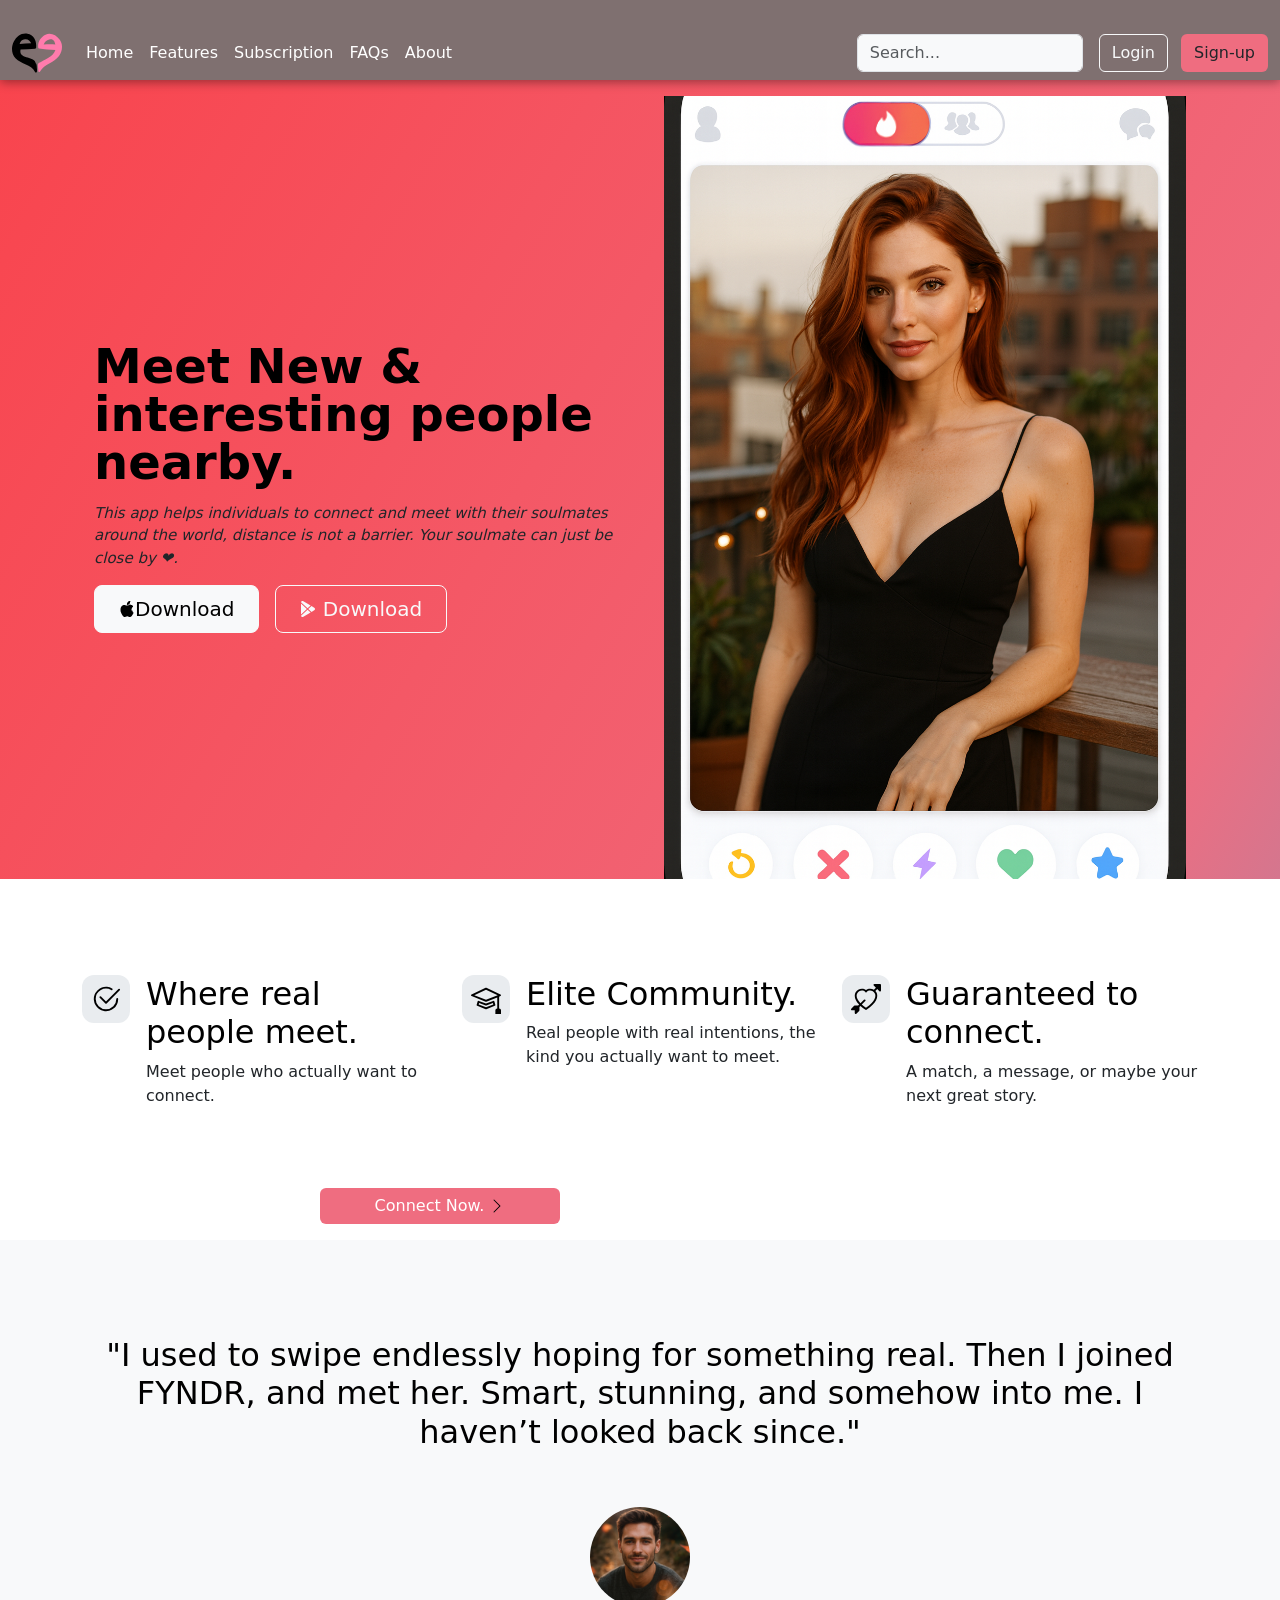
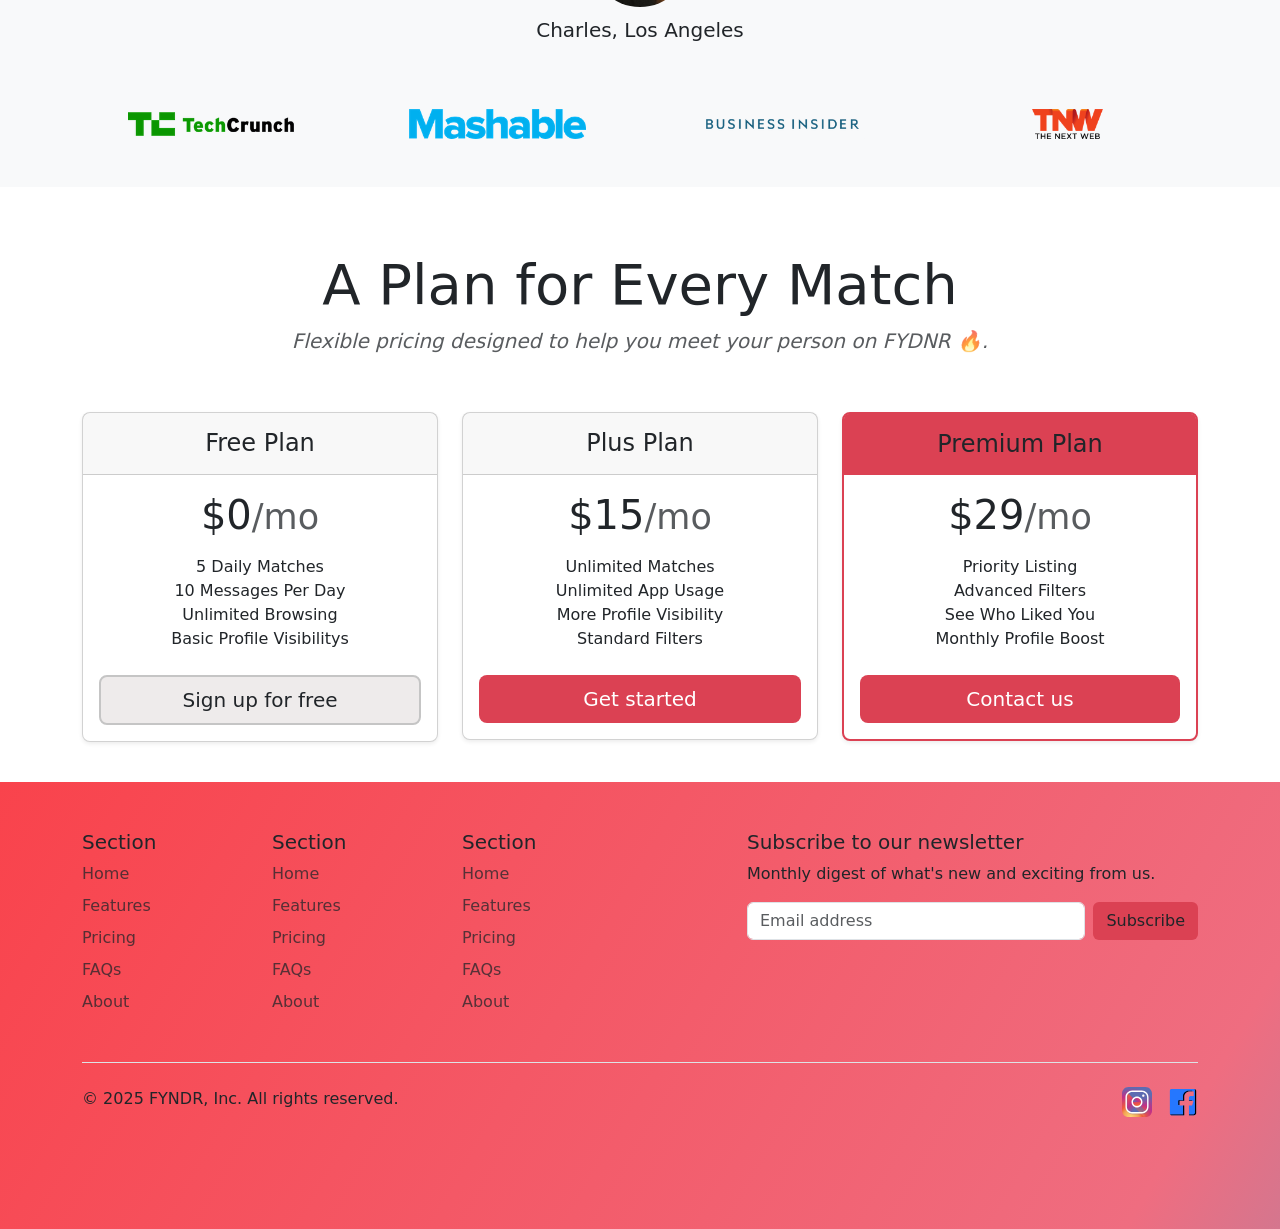
<file: index.html>
<!DOCTYPE html>
<html lang="en">

<head>
  <meta charset="UTF-8">
  <meta name="viewport" content="width=device-width, initial-scale=1.0">
  <link href="https://cdn.jsdelivr.net/npm/bootstrap@5.3.0-alpha2/dist/css/bootstrap.min.css" rel="stylesheet"
  integrity="sha384-aFq/bzH65dt+w6FI2ooMVUpc+21e0SRygnTpmBvdBgSdnuTN7QbdgL+OapgHtvPp" crossorigin="anonymous">
  <link rel="stylesheet" href="./css/style.css">

  <title>FYDNR</title>
</head>

<body>
  <!-- Header -->
<section id="Header" class="heading">
  <nav class="navbar navbar-expand-lg navbar-dark">
    <div class="container-fluid"> 
      <!-- Logo Img -->
      <a href="/" class="navbar-brand">
        <img src="./images/meetic-svgrepo-com.svg" height="50" alt="">
      </a>
      <!-- Hamburger Icon -->
      <button class="navbar-toggler" type="button" data-bs-toggle="collapse" data-bs-target="#navbarSupportedContent" aria-controls="navbarSupportedContent" aria-expanded="false" aria-label="Toggle navigation" > 
        <span class="navbar-toggler-icon"></span> 
      </button>

      <!-- Collapsible content --> 
      <div class="collapse navbar-collapse" id="navbarSupportedContent" style="background-color: rgb(127, 112, 112);">
        <!-- Nav Links -->
        <ul class="navbar-nav me-auto mb-2 mb-lg-0"> 
          <li class="nav-item"><a href="#title" class="nav-link active text-white" aria-controls="page">Home</a></li> 
          <li class="nav-item"><a href="#features" class="nav-link text-white">Features</a></li> 
          <li class="nav-item"><a href="#subscription" class="nav-link text-white">Subscription</a></li> 
          <li class="nav-item"><a href="#faqs" class="nav-link text-white">FAQs</a></li> 
          <li class="nav-item"><a href="about.html" class="nav-link text-white">About</a></li> 
        </ul>

        <!-- Search --> 
        <form class="d-flex me-3"> 
          <input type="search" class="form-control text-bg-light" placeholder="Search..." aria-label="Search"> 
        </form>

        <!-- Buttons --> 
        <div class="text-end"> 
          <button type="button" class="btn btn-outline-light me-2">Login</button> 
          <a href="signup.html" class="btn btn" style="background-color: #ef6d80;">Sign-up</a>
        </div>
      </div>
    </div>
  </nav> 
  
    
</section>

  <!-- Title -->
  <section id="title" class="gradient-background">
    
    <div class="container col-xxl-8 px-4 pt-5"> 
      <div class="row flex-lg-row-reverse align-items-center g-5 pt-5"> 
        <div class="col-10 col-sm-8 col-lg-6"> 
          <img src="./images/Bing_img.png" class="d-block mx-lg-auto img-fluid" alt="Lady in Black" height="200" loading="lazy"> 
        </div> 
        <div class="col-lg-6"> 
          <h1 class="display-5 fw-bold text-body-emphasis lh-1 mb-3">Meet New & interesting people nearby.</h1> 
          <p class="lead" style="font-weight: 400; font-size: 15px; font-style: italic;" > 
            This app helps individuals to connect and meet with their soulmates around the world, distance is not a barrier. Your soulmate can just be close by ❤️.
          </p>  
          <div class="d-grid gap-2 d-md-flex justify-content-md-start"> 
            <button type="button" class="btn btn-light btn-lg px-4 me-md-2">
              <svg xmlns="http://www.w3.org/2000/svg" width="16" height="16" fill="currentColor"
                class="bi bi-apple mb-1" viewBox="0 0 16 16">
                  <path
                      d="M11.182.008C11.148-.03 9.923.023 8.857 1.18c-1.066 1.156-.902 2.482-.878 2.516.024.034 1.52.087 2.475-1.258.955-1.345.762-2.391.728-2.43Zm3.314 
                      11.733c-.048-.096-2.325-1.234-2.113-3.422.212-2.189 1.675-2.789 1.698-2.854.023-.065-.597-.79-1.254-1.157a3.692 3.692 0 0 0-1.563-.434c-.108-.003-.483-.095-1.254.116-.508.139-1.
                      653.589-1.968.607-.316.018-1.256-.522-2.267-.665-.647-.125-1.333.131-1.824.328-.49.196-1.422.754-2.074 2.237-.652 1.482-.311 3.83-.067 4.56.244.729.625 1.924 1.273 
                      2.796.576.984 1.34 1.667 1.659 1.899.319.232 1.219.386 1.843.067.502-.308 1.408-.485 1.766-.472.357.013 1.061.154 1.782.539.571.197 1.111.115 1.652-.105.541-.221 
                      1.324-1.059 2.238-2.758.347-.79.505-1.217.473-1.282Z" />
                  <path
                      d="M11.182.008C11.148-.03 9.923.023 8.857 1.18c-1.066 1.156-.902 2.482-.878 2.516.024.034 1.52.087 2.475-1.258.955-1.345.762-2.391.728-2.43Zm3.314 
                      11.733c-.048-.096-2.325-1.234-2.113-3.422.212-2.189 1.675-2.789 1.698-2.854.023-.065-.597-.79-1.254-1.157a3.692 3.692 0 0 0-1.563-.434c-.108-.003-.483-.095-1.254.116-.508.139-1.653.589-1.968.607-.316.018-1.256-.522-2.267-.665-.647-.125-1.333.131-1.824.328-.49.196-1.422.754-2.074 
                      2.237-.652 1.482-.311 3.83-.067 4.56.244.729.625 1.924 1.273 2.796.576.984 1.34 1.667 1.659 1.899.319.232 1.219.386 1.843.067.502-.308 1.408-.485 1.766-.472.357.013 1.061.154 1.782.539.571.197 1.111.115 1.652-.105.541-.221 1.324-1.059 2.238-2.758.347-.79.505-1.217.473-1.282Z" />
              </svg>Download
            </button> 
            <button type="button" class="btn btn-outline-light btn-lg px-4">
              <svg xmlns="http://www.w3.org/2000/svg" width="16" height="16" fill="currentColor"
                class="bi bi-google-play mb-1" viewBox="0 0 16 16">
                <path
                  d="M14.222 9.374c1.037-.61 1.037-2.137 0-2.748L11.528 5.04 8.32 8l3.207 2.96 2.694-1.586Zm-3.595 2.116L7.583 8.68 1.03 14.73c.201 1.029 1.36 1.61 2.303 1.055l7.294-4.295ZM1 13.396V2.603L6.846 8 1 13.396ZM1.03 1.27l6.553 6.05 3.044-2.81L3.333.215C2.39-.341 1.231.24 1.03 1.27Z" />
              </svg>
              Download</button> 
          </div> 
        </div> 
      </div> 
    </div>
  </section>

  <!-- Features -->
  <section id="features" >
    <div class="container mt-5 gap-7">
      <div class="row g-4 py-5 row-cols-1 row-cols-lg-3"> 
        <div class="col d-flex align-items-start"> 
          <div class="icon-square text-body-emphasis bg-body-secondary d-inline-flex align-items-center justify-content-center fs-4 flex-shrink-0 me-3"> 
            <svg xmlns="http://www.w3.org/2000/svg" height="30" fill="currentColor" class="bi bi-check2-circle"
                viewBox="0 0 16 16">
                <path
                d="M2.5 8a5.5 5.5 0 0 1 8.25-4.764.5.5 0 0 0 .5-.866A6.5 6.5 0 1 0 14.5 8a.5.5 0 0 0-1 0 5.5 5.5 0 1 1-11 0z" />
                <path
                d="M15.354 3.354a.5.5 0 0 0-.708-.708L8 9.293 5.354 6.646a.5.5 0 1 0-.708.708l3 3a.5.5 0 0 0 .708 0l7-7z" />
            </svg> 
          </div> 
          <div> 
            <h3 class="fs-2 text-body-emphasis">Where real people meet.</h3> 
            <p>
              Meet people who actually want to connect.
            </p> 
          <!-- <a href="#" class="btn btn-primary">
            Primary button
          </a>  -->
          </div> 
        </div> 
        <div class="col d-flex align-items-start"> 
          <div class="icon-square text-body-emphasis bg-body-secondary d-inline-flex align-items-center justify-content-center fs-4 flex-shrink-0 me-3"> 
            <svg xmlns="http://www.w3.org/2000/svg" height="30" fill="currentColor" class="bi bi-mortarboard" viewBox="0 0 16 16">
              <path d="M8.211 2.047a.5.5 0 0 0-.422 0l-7.5 3.5a.5.5 0 0 0 .025.917l7.5 3a.5.5 0 0 0 .372 0L14 7.14V13a1 1 0 0 0-1 1v2h3v-2a1 1 0 0 0-1-1V6.739l.686-.275a.5.5 0 0 0 .025-.917l-7.5-3.5ZM8 8.46 1.758 5.965 8 3.052l6.242 2.913L8 8.46Z"/>
              <path d="M4.176 9.032a.5.5 0 0 0-.656.327l-.5 1.7a.5.5 0 0 0 .294.605l4.5 1.8a.5.5 0 0 0 .372 0l4.5-1.8a.5.5 0 0 0 .294-.605l-.5-1.7a.5.5 0 0 0-.656-.327L8 10.466 4.176 9.032Zm-.068 1.873.22-.748 3.496 1.311a.5.5 0 0 0 .352 0l3.496-1.311.22.748L8 12.46l-3.892-1.556Z"/>
            </svg>
          </div> 
          <div> 
            <h3 class="fs-2 text-body-emphasis">Elite Community.</h3> 
            <p>
              Real people with real intentions, the kind you actually want to meet.
            </p> 
          <!-- <a href="#" class="btn btn-primary">
            Primary button
          </a>  -->
          </div> 
        </div> 
        <div class="col d-flex align-items-start"> 
          <div class="icon-square text-body-emphasis bg-body-secondary d-inline-flex align-items-center justify-content-center fs-4 flex-shrink-0 me-3"> 
            <svg xmlns="http://www.w3.org/2000/svg" height="30" fill="currentColor" class="bi bi-arrow-through-heart"
              viewBox="0 0 16 16">
              <path fill-rule="evenodd"
                d="M2.854 15.854A.5.5 0 0 1 2 15.5V14H.5a.5.5 0 0 1-.354-.854l1.5-1.5A.5.5 0 0 1 2 11.5h1.793l.53-.53c-.771-.802-1.328-1.58-1.704-2.32-.798-1.575-.775-2.996-.213-4.092C3.426 2.565 6.18 1.809 8 3.233c1.25-.98 2.944-.928 4.212-.152L13.292 2 12.147.854A.5.5 0 0 1 12.5 0h3a.5.5 0 0 1 .5.5v3a.5.5 0 0 1-.854.354L14 2.707l-1.006 1.006c.236.248.44.531.6.845.562 1.096.585 2.517-.213 4.092-.793 1.563-2.395 3.288-5.105 5.08L8 13.912l-.276-.182a21.86 21.86 0 0 1-2.685-2.062l-.539.54V14a.5.5 0 0 1-.146.354l-1.5 1.5Zm2.893-4.894A20.419 20.419 0 0 0 8 12.71c2.456-1.666 3.827-3.207 4.489-4.512.679-1.34.607-2.42.215-3.185-.817-1.595-3.087-2.054-4.346-.761L8 4.62l-.358-.368c-1.259-1.293-3.53-.834-4.346.761-.392.766-.464 1.845.215 3.185.323.636.815 1.33 1.519 2.065l1.866-1.867a.5.5 0 1 1 .708.708L5.747 10.96Z" />
            </svg>
          </div> 
        <div> 
          <h3 class="fs-2 text-body-emphasis">Guaranteed to connect.</h3> 
          <p>
            A match, a message, or maybe your next great story.
          </p> 
          <!-- <a href="#" class="btn btn-primary">
            Primary button
          </a>  -->
        </div> 
      </div> 
    </div>
    
  </section>

  <!-- Connect Now -->
  <div class="col-6 mx-auto d-grid m-3"> 
    <a href="signup.html" class="btn btn-dark" style="width: 15rem; background: #ef6d80; border: none;">Connect Now.
      <img src="./images/chevron-right.svg" alt="chevron-right">
    </a> 
  </div>
  <!-- Testimonial -->
  <section id="testimonial">
    <div class="p-5 text-center bg-body-tertiary">
        <div class="container py-5">
          <h2 class="text-body-emphasis">"I used to swipe endlessly hoping for something real. Then I joined FYNDR, 
            and met her. Smart, stunning, and somehow into me. I haven’t looked back since."
          </h2>
          <img class="profile-img mt-5" src="./images/male2_profile.png" alt="dog image">
          <p class="col-lg-8 mx-auto lead mt-2">
            Charles, Los Angeles
          </p>
        </div>

        <div class="container">
          <div class="row">
            <div class="col-lg-3 col-sm-12">
              <img src="./images/techcrunch.png" alt="techcrunch" height="30">
            </div>
            <div class="col-lg-3 col-sm-12">
              <img src="./images/mashable.png" alt="mashable" height="30">
            </div>
            <div class="col-lg-3 col-sm-12">
              <img src="./images/bizinsider.png" alt="bizinsider" height="30">
            </div>
            <div class="col-lg-3 col-sm-12">
              <img src="./images/tnw.png" alt="tnw" height="30">
            </div>
          </div>
        </div>
      </div>

  </section>
  <!-- Pricing -->
  <section id="subscription">
    <div class="container">
      <div class="subscription-header p-3 pb-md-4 mx-auto mt-5 mb-3 text-center">
        <h2 class="display-4 fw-normal">A Plan for Every Match</h2>
        <p class="fs-5 text-body-secondary" style="font-style: italic; font-size: 20px; font-weight: 300;">Flexible pricing designed to help you meet your person on FYDNR 🔥.</p>
      </div>
      <div class="row row-cols-1 row-cols-md-3 mb-3 text-center"> 
        <div class="col"> 
          <div class="card mb-4 rounded-3 shadow-sm"> 
            <div class="card-header py-3"> 
              <h4 class="my-0 fw-normal">Free Plan</h4> 
            </div> 
            <div class="card-body"> 
              <h1 class="card-title pricing-card-title">$0<small class="text-body-secondary fw-light">/mo</small></h1> 
              <ul class="list-unstyled mt-3 mb-4"> 
                <li>5 Daily Matches</li> 
                <li>10 Messages Per Day</li> 
                <li>Unlimited Browsing</li> 
                <li>Basic Profile Visibilitys</li> 
              </ul> 
              <a href="signup.html" class="w-100 btn btn-lg custom-outline">Sign up for free</a> 
            </div> 
          </div>
        </div> 
        <div class="col"> 
          <div class="card mb-4 rounded-3 shadow-sm"> 
            <div class="card-header py-3"> 
              <h4 class="my-0 fw-normal">Plus Plan</h4> 
            </div> 
            <div class="card-body"> 
              <h1 class="card-title pricing-card-title">$15<small class="text-body-secondary fw-light">/mo</small></h1> 
              <ul class="list-unstyled mt-3 mb-4"> 
                <li>Unlimited Matches</li> 
                <li>Unlimited App Usage</li> 
                <li>More Profile Visibility</li> 
                <li>Standard Filters</li> 
              </ul> 
              <a href="getStarted" class="w-100 btn btn-lg btn" style="background-color: rgb(219, 65, 83); color: white;">Get started</a> 
            </div> 
          </div> 
        </div>
        <div class="col"> 
          <div class="card mb-4 rounded-3 shadow-sm" style="border: 2px solid rgb(219, 65, 83);">
            <div class="card-header py-3 text-bg" style="background-color: rgb(219, 65, 83); border: rgb(219, 65, 83);"> 
              <h4 class="my-0 fw-normal">Premium Plan</h4> 
            </div> 
            <div class="card-body"> 
              <h1 class="card-title pricing-card-title">$29<small class="text-body-secondary fw-light">/mo</small></h1> 
              <ul class="list-unstyled mt-3 mb-4"> 
                <li>Priority Listing</li> 
                <li>Advanced Filters</li> 
                <li>See Who Liked You</li> 
                <li>Monthly Profile Boost</li> 
              </ul> 
              <a href="#footer" class="w-100 btn btn-lg btn" style="background-color: rgb(219, 65, 83); color: white;">Contact us</a> 
            </div> 
          </div> 
        </div>
      </div>
    </div>
  </section>
  <!-- Footer -->
  <section id="footer" class="gradient-background">
    <div class="container"> 
      <footer class="py-5 mt-2"> 
        <div class="row"> 
          <div class="col-6 col-md-2 mb-3"> 
            <h5>Section</h5> 
            <ul class="nav flex-column"> 
              <li class="nav-item mb-2">
                <a href="#" class="nav-link p-0 text-body-secondary">Home</a>
              </li> 
              <li class="nav-item mb-2">
                <a href="#" class="nav-link p-0 text-body-secondary">Features</a>
              </li> 
              <li class="nav-item mb-2">
                <a href="#" class="nav-link p-0 text-body-secondary">Pricing</a>
              </li> 
              <li class="nav-item mb-2">
                <a href="#" class="nav-link p-0 text-body-secondary">FAQs</a>
              </li> 
              <li class="nav-item mb-2">
                <a href="#" class="nav-link p-0 text-body-secondary">About</a>
              </li> 
            </ul> 
          </div> 
          <div class="col-6 col-md-2 mb-3"> 
            <h5>Section</h5> 
            <ul class="nav flex-column"> 
              <li class="nav-item mb-2">
                <a href="#" class="nav-link p-0 text-body-secondary">Home</a>
              </li> 
              <li class="nav-item mb-2">
                <a href="#" class="nav-link p-0 text-body-secondary">Features</a>
              </li> 
              <li class="nav-item mb-2">
                <a href="#" class="nav-link p-0 text-body-secondary">Pricing</a>
              </li> 
              <li class="nav-item mb-2">
                <a href="#" class="nav-link p-0 text-body-secondary">FAQs</a>
              </li> 
              <li class="nav-item mb-2">
                <a href="#" class="nav-link p-0 text-body-secondary">About</a>
              </li> 
            </ul> 
          </div> 
          <div class="col-6 col-md-2 mb-3"> 
            <h5>Section</h5> 
            <ul class="nav flex-column"> 
              <li class="nav-item mb-2">
                <a href="#" class="nav-link p-0 text-body-secondary">Home</a>
              </li> 
              <li class="nav-item mb-2">
                <a href="#" class="nav-link p-0 text-body-secondary">Features</a>
              </li> 
              <li class="nav-item mb-2">
                <a href="#" class="nav-link p-0 text-body-secondary">Pricing</a>
              </li> 
              <li class="nav-item mb-2">
                <a href="#" class="nav-link p-0 text-body-secondary">FAQs</a>
              </li> 
              <li class="nav-item mb-2">
                <a href="#" class="nav-link p-0 text-body-secondary">About</a>
              </li> 
            </ul> 
          </div> 
          <div class="col-md-5 offset-md-1 mb-3"> 
            <form> 
              <h5>Subscribe to our newsletter</h5> 
              <p>Monthly digest of what's new and exciting from us.</p> 
              <div class="d-flex flex-column flex-sm-row w-100 gap-2"> 
                <label for="newsletter1" class="visually-hidden">Email address</label> 
                <input id="newsletter1" type="email" class="form-control" placeholder="Email address"> 
                <button class="btn btn" type="button" style="background-color: rgb(219, 65, 83)">Subscribe</button> 
              </div> 
            </form> 
          </div> 
        </div> 
        <div class="d-flex flex-column flex-sm-row justify-content-between py-4 my-4 border-top"> 
          <p>© 2025 FYNDR, Inc. All rights reserved.</p> 
          <ul class="list-unstyled d-flex"> 
            <li class="ms-3">
              <a class="link-body-emphasis" href="#" aria-label="Instagram">
                <img src="./images/instagram.svg" alt="instagram" height="30">
              </a>
            </li> 
            <li class="ms-3">
              <a class="link-body-emphasis" href="#" aria-label="Facebook">
                <img src="./images/facebook.svg" alt="facebook" height="30">
              </a>
            </li>
          </ul> 
        </div> 
      </footer> 
    </div>
  </section>

<script src="https://cdn.jsdelivr.net/npm/bootstrap@5.3.8/dist/js/bootstrap.bundle.min.js" 
  integrity="sha384-FKyoEForCGlyvwx9Hj09JcYn3nv7wiPVlz7YYwJrWVcXK/BmnVDxM+D2scQbITxI" crossorigin="anonymous">
</script>

</body>

</html>
</file>
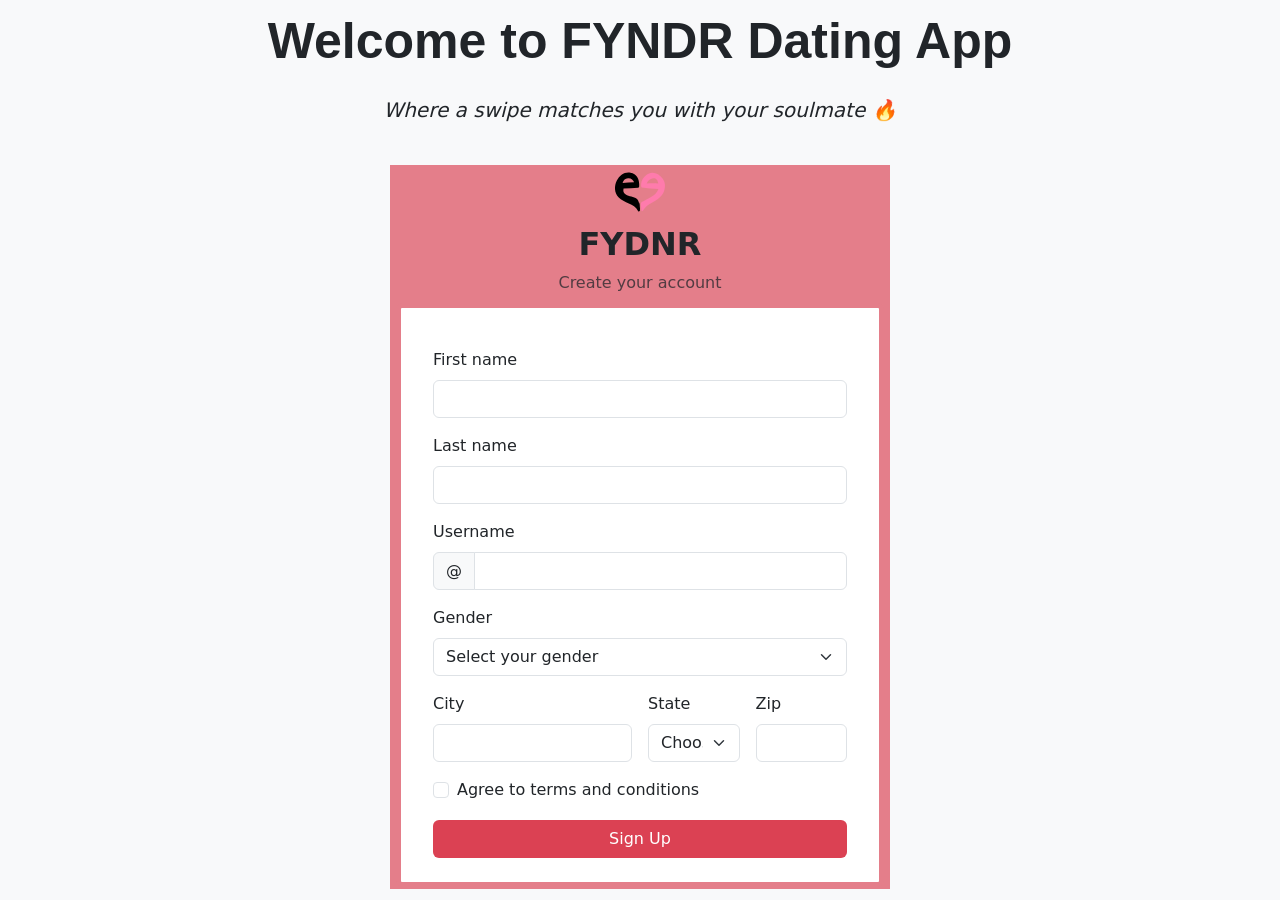
<file: signup.html>
<!DOCTYPE html>
<html lang="en">
<head>
    <meta charset="UTF-8">
    <meta name="viewport" content="width=device-width, initial-scale=1.0">
    <title>FYDNR - Sign-up Page</title>
    
    <link href="https://cdn.jsdelivr.net/npm/bootstrap@5.3.2/dist/css/bootstrap.min.css" rel="stylesheet"> 

</head>
<body class="bg-light d-flex flex-column justify-content-center align-items-center" style="height: 100vh;">
    <div class="text-center mb-4 ">
        <h1 style="font-size: 50px; font-weight: bold; font-family:'Trebuchet MS', 'Lucida Sans Unicode', 'Lucida Grande', 'Lucida Sans', Arial, sans-serif;">Welcome to FYNDR Dating App</h1>
        <p style="margin-top: 1.5rem; margin-bottom: 1rem; font-size: 20px; font-weight: 400; font-style: italic;">
            Where a swipe matches you with your soulmate 🔥
        </p>
    </div>
    
    <div class="container" style="max-width: 500px; background-color: rgb(228, 126, 138);  border: 2px solid rgb(228, 126, 138);">

        <!-- Logo and App Name -->
        <div class="text-center mb-4">
            <img src="./images/meetic-svgrepo-com.svg" alt="FYDNR Logo" height="50" width="70">
            <h2 class="mt-2 fw-bold">FYDNR</h2>
            <p class="text-muted">Create your account</p>
        </div>

        <!-- Sign Up Form -->

        <form class="row g-3 bg-white p-4 rounded" style="border: 5px solid rgb(228, 126, 138);">
            <div class="col-12">
                <label for="validationDefault01" class="form-label">First name</label>
                <input type="text" class="form-control" id="validationDefault01"  required>
            </div>
            <div class="col-12">
                <label for="validationDefault02" class="form-label">Last name</label>
                <input type="text" class="form-control" id="validationDefault02"  required>
            </div>
            <div class="col-12">
                <label for="validationDefaultUsername" class="form-label">Username</label>
                <div class="input-group">
                    <span class="input-group-text" id="inputGroupPrepend2">@</span>
                    <input type="text" class="form-control" id="validationDefaultUsername" aria-describedby="inputGroupPrepend2" required>
                </div>
            </div>

            <!-- Gender radio buttons -->
            <div class="col-12">
                <label class="form-label" for="genderSelect">Gender</label>
                <select class="form-select" id="genderSelect" name="gender" required>
                    <option value="" selected disabled>Select your gender</option>
                    <option value="Male">Male</option>
                    <option value="Female">Female</option>
                    <option value="Trans">Trans</option>
                    <option value="Non-Binary">Non-Binary</option>
                    <option value="Others">Others</option>
                </select>
            </div>

            <div class="col-md-6">
                <label for="validationDefault03" class="form-label">City</label>
                <input type="text" class="form-control" id="validationDefault03" required>
            </div>

            <div class="col-md-3">
                <label for="validationDefault04" class="form-label">State</label>
                <select class="form-select" id="validationDefault04" required>
                    <option selected disabled value="">Choose...</option>
                    <option>California</option>
                    <option>Texas</option>
                    <option>New Jersey</option>
                    <option>Florida</option>
                    <option>Virginia</option>
                    <option>Ohio</option>
                    <option>Georgia</option>
                    <option>Colorado</option>
                    <option>Washington</option>
                    <option>Maryland</option>
                    <option>Missouri</option>
                    <option>Kentucky</option>
                    <option>New Hampshire</option>
                    <option>Arkansas</option>
                    <option>South Carolina</option>
                    <option>Rhode Island</option>
                    <option>Iowa</option>
                </select>

            </div>
            <div class="col-md-3">
                <label for="zipcode" class="form-label">Zip</label>
                <input type="text" class="form-control" id="zipcode" name="zip" pattern="^\d{5}(-\d{4}?$)" required>

                <div class="invalid-feedback">
                    Please enter a valid ZIP code. 
                </div>
            </div>

            <div class="col-12">
                <div class="form-check">
                    <input class="form-check-input" type="checkbox" value="" id="invalidCheck2" required>
                    <label class="form-check-label" for="invalidCheck2">
                        Agree to terms and conditions
                    </label>
                </div>
            </div>
            <div class="col-12">
                <button class="btn w-100 text" type="submit" style="background-color: rgb(219, 65, 83); color: white;">Sign Up</button>
            </div>
        </form>
    </div>

    <script src="https://cdn.jsdelivr.net/npm/bootstrap@5.3.8/dist/js/bootstrap.bundle.min.js" integrity="sha384-FKyoEForCGlyvwx9Hj09JcYn3nv7wiPVlz7YYwJrWVcXK/BmnVDxM+D2scQbITxI" crossorigin="anonymous"></script>

    <script>
        document.getElementById("zipcode").addEventListener("blur", function() {
            const zip = this.value;
            const zipPattern = /^\d{5}(-\d{4})?$/;

            if (!zipPattern.test(zip)) {
                alert("Please enetr a valid ZIP code.");
                this.value = "";  // stops form from submitting
            }
        });
    </script>

</body>
</html>
</file>
<file: css/style.css>
.gradient-background {
  background: linear-gradient(300deg, #00bfff, #ef6d80, #f9434c);
  background-size: 180% 180%;
  animation: gradient-animation 18s ease infinite;
}

.heading {
  position: fixed;
  top: 0;
  left: 0;
  width: 100%;
  z-index: 9999;
  height: 5rem;
  background-color: rgb(127, 112, 112);
  padding: 15px 0;
  box-shadow: 0 2px 10px rgba(0, 0, 0, 0.4);
}

.custom-outline{
  border: 2px solid rgb(197, 197, 197);
  background-color: rgb(238, 235, 235);
}

.custom-outline:hover {
  background-color: rgb(219, 65, 83);
  color: white;
  border-color: rgb(219, 65, 83);
}


@keyframes gradient-animation {
  0% {
    background-position: 0% 50%;
  }
  50% {
    background-position: 100% 50%;
  }
  100% {
    background-position: 0% 50%;
  }
}

.icon-square {
  width: 3rem;
  height: 3rem;
  border-radius: 0.75rem;
}

.profile-img {
  height: 100px;
  border-radius: 50%;
}

@media (max-width: 991.98px) {
  .text-end {
    text-align: center;
    margin-top: 2rem;
  }

  .btn{
    margin-bottom: 1.5rem;
  }
}
/* }
  .heading .nav-link{
    font-size: 0.90rem;
  }

  .heading img{
    height: 37px;
  }
  
}

@media (max-width: 768px) {
  .heading {
    height: 4.5rem;
    padding: 12px 0;
  }

  .heading .nav-link {
    font-size: 0.9rem;
  }
} */
</file>
